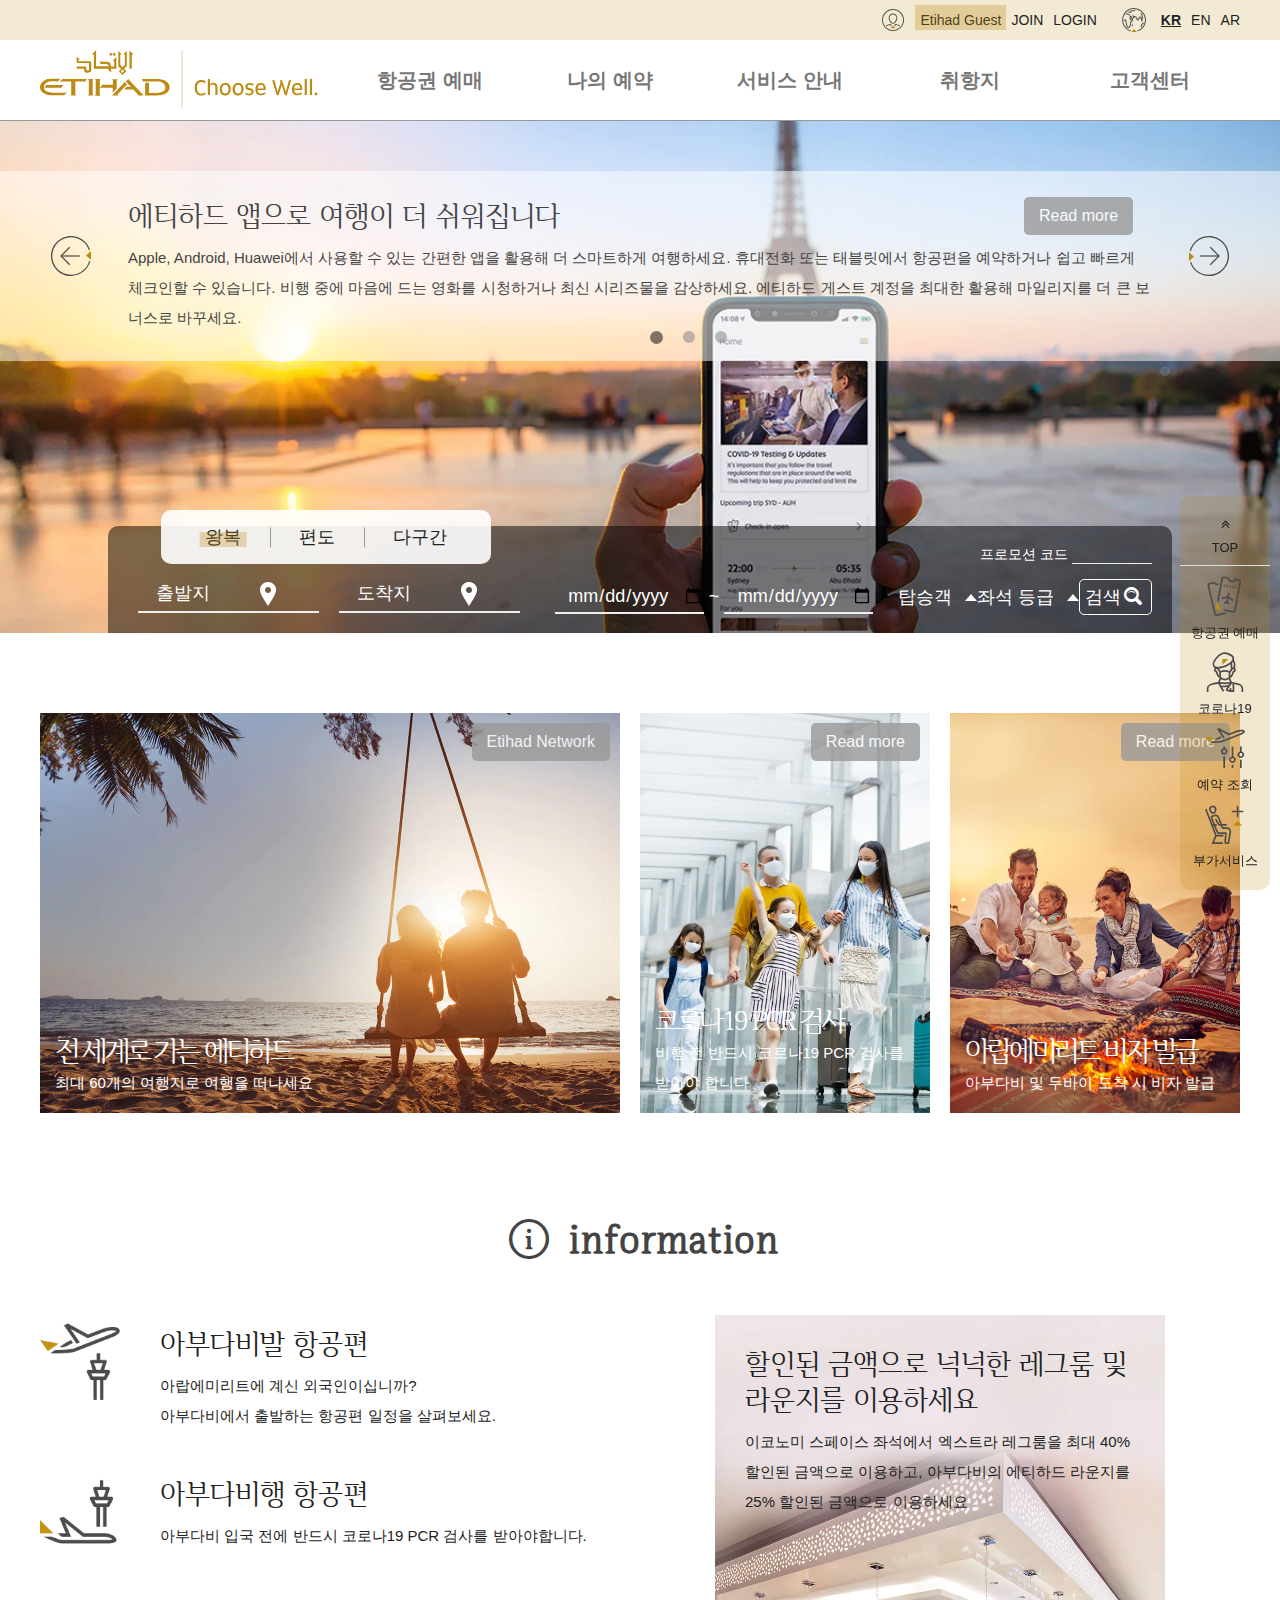
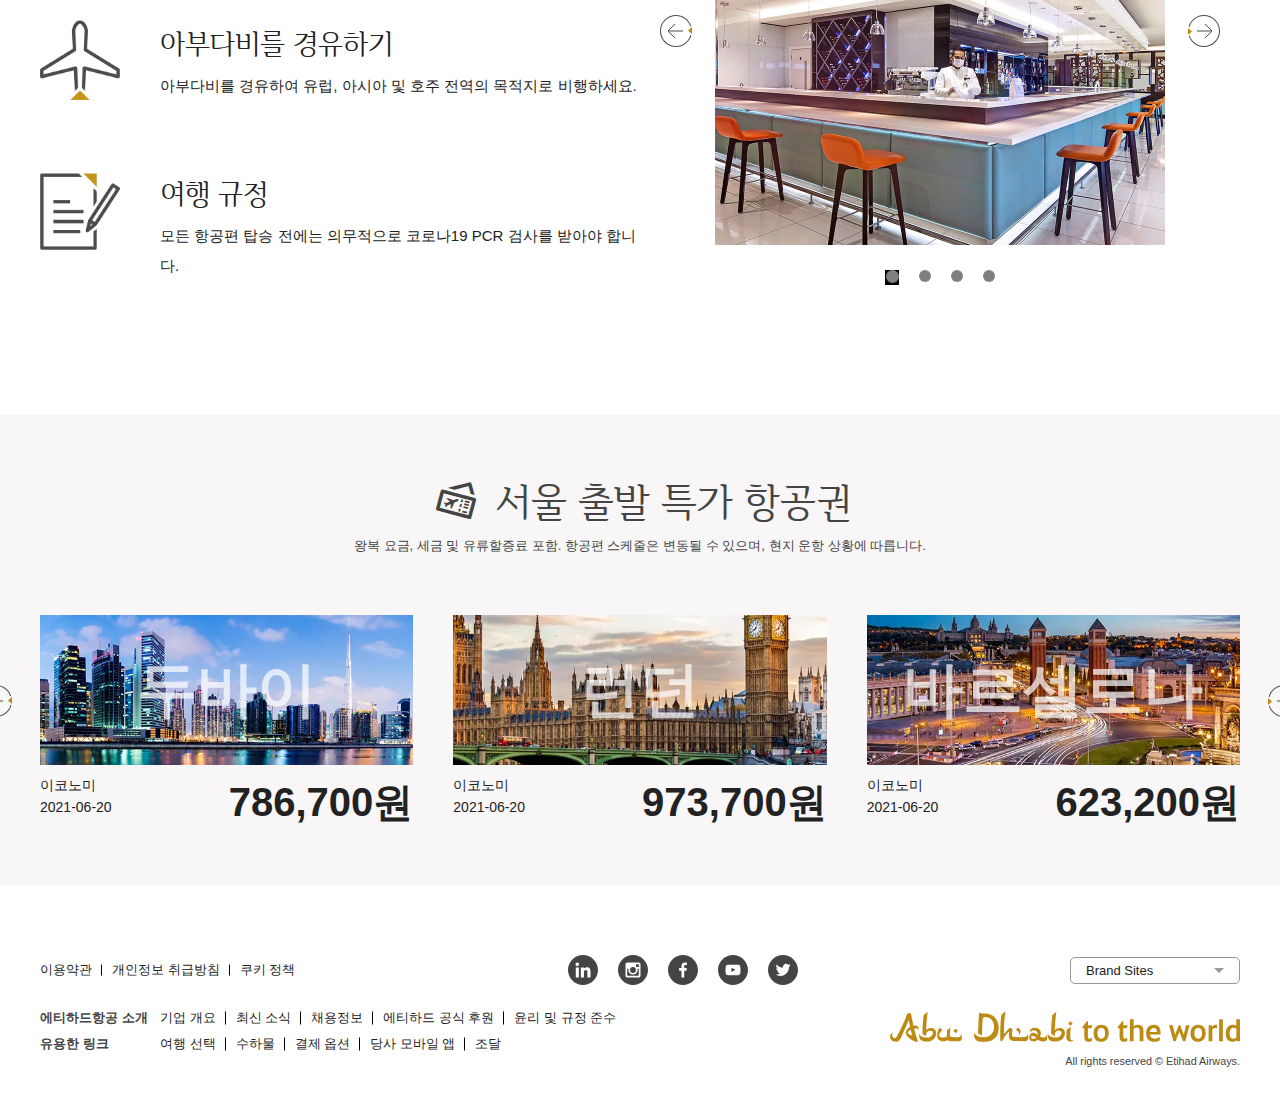
<file: index.html>
<!DOCTYPE html>
<html lang="en">

<head>
    <meta charset="UTF-8">
    <meta name="viewport" content="width=device-width">
    <title>Etihad Airways</title>

    <!--font-->
    <link rel="preconnect" href="https://fonts.gstatic.com">
    <link href="https://fonts.googleapis.com/css2?family=Nanum+Gothic:wght@400;700;800&display=swap" rel="stylesheet">
    <link rel="stylesheet" href="css/ey.css">

    <!--style-->
    <link rel="stylesheet" href="css/common.css">
    <link rel="stylesheet" href="css/style.css">


    <!--favicon-->
    <link rel="icon" href="images/favicon.png">
    
</head>

<body>

    <!--1 header-->
    <header>
        <!--    1-1 header Top   -->
        <div class="headTop">
            <div class="center">
                <h1 class="mlogo"><a href="#"><img src="images/logo.svg" alt="에티하드 로고"></a></h1>
                <ul class="topMenu">
                    <li>
                        <img src="images/ico/Account.svg" alt="member">
                        <ul class="member">
                            <li><a href="#" target="_blank">Etihad Guest</a></li>
                            <li><a href="#">JOIN</a></li>
                            <li><a href="#">LOGIN</a></li>
                        </ul>
                    </li>
                    <li>
                        <img src="images/ico/globe-icon.svg" alt="global language">
                        <ul class="global">
                            <li><a href="#">KR</a></li>
                            <li><a href="#">EN</a></li>
                            <li><a href="#">AR</a></li>
                        </ul>
                    </li>
                    <li class="hamBtn"><a href="#">
                            <img src="images/ico/hamburger.svg" alt="mobile menu"></a>
                    </li>
                </ul>
            </div>
        </div>
        <!--    1-2 header bottom    -->
        <div class="headBottom">
            <div class="center clearFix">
                <h1 class="logo"><a href="#"><img src="images/logo_header.svg" alt="에티하드 로고"></a></h1>

                <nav>
                    <h2 class="blind">메인 메뉴</h2>
                    <ul id="nav">
                       <div class="navBg"></div>
                        <li>
                            <p class="closeBtn"><a href="#nav"><img src="images/ico/close.png" alt="닫기"></a></p>
                        </li>
                        <li>
                            <a href="#">항공권 예매</a>
                            <div class="subWrap menu1">
                                <ul class="sub">
                                    <li>
                                        <div class="navIcon"><img src="images/guide_book.png" alt="비행기 아이콘"></div>
                                        <a href="#">항공권</a>
                                        <ul>
                                            <li><a href="#">항공편 예약</a></li>
                                            <li><a href="#">단체 예약</a></li>
                                            <li><a href="#">에티하드 게스트 마일리지</a></li>
                                            <li><a href="#">Rail &amp; Fly 예약하기</a></li>
                                            <li><a href="#">성인 미동반 미성년자</a></li>
                                            <li><a href="#">특별 행사가격</a></li>
                                            <li><a href="#">아랍에미리트 비자</a></li>
                                        </ul>

                                    </li>
                                    <li>
                                        <div class="navIcon"><img src="images/menu/car-rental.svg" alt="교통편 아이콘"></div>
                                        <a href="#">교통편</a>
                                        <ul>
                                            <li><a href="#">공항 왕복</a></li>
                                            <li><a href="#">에티하드 기사 서비스 예약</a></li>
                                            <li><a href="#">에티하드 셔틀 버스 예약</a></li>
                                        </ul>

                                    </li>
                                </ul>
                            </div>

                        </li>
                        <li>
                            <a href="#">나의 예약</a>
                            <div class="subWrap menu2">
                                <ul class="sub">
                                    <li>
                                        <div class="navIcon"><img src="images/menu/manage-your-booking.svg" alt="체크인 아이콘"></div>
                                        <a href="#">체크인</a>
                                        <ul>
                                            <li><a href="#">온라인 체크인</a></li>
                                        </ul>

                                    </li>
                                    <li>
                                        <div class="navIcon"><img src="images/menu/check-in-area.svg" alt="체크인 아이콘"></div>
                                        <a href="#">예약 관리</a>
                                        <ul>
                                            <li><a href="#">온라인에서 예약 변경하기</a></li>
                                            <li><a href="#">항공편 상태</a></li>
                                            <li><a href="#">특별지원</a></li>
                                            <li><a href="#">좌석 선택</a></li>
                                        </ul>
                                    </li>
                                    <li>
                                        <div class="navIcon"><img src="images/menu/ancillary-seat.svg" alt="업그레이드 아이콘"></div>
                                        <a href="#">업그레이드 및 추가 상품</a>
                                        <ul>
                                            <li><a href="#">항공편</a></li>
                                            <li><a href="#">면세품 쇼핑</a></li>
                                            <li><a href="#">추가 수하물</a></li>
                                            <li><a href="#">좌석 선택하기</a></li>
                                            <li><a href="#">특별 지원</a></li>
                                            <li><a href="#">글로벌 환영 및 어시스트</a></li>
                                            <li><a href="#">여행자 보험</a></li>
                                            <li><a href="#">공항 왕복</a></li>
                                            <li><a href="#">우선 액세스</a></li>
                                        </ul>
                                    </li>
                                </ul>
                            </div>
                        </li>
                        <li>
                            <a href="#">서비스 안내</a>
                            <div class="subWrap menu3">
                                <ul class="sub">
                                    <li>
                                        <div class="navIcon"><img src="images/menu/onboard.svg" alt="온보드 아이콘"></div>
                                        <a href="#">기내 서비스</a>
                                        <ul>
                                            <li><a href="#">에티하드 객실 등급</a></li>
                                            <li><a href="#">기내식</a></li>
                                            <li><a href="#">어린이와 함께 비행</a></li>
                                            <li><a href="#">엔터테인먼트 및 Wi-Fi</a></li>
                                            <li><a href="#">에티하드 항공기</a></li>
                                            <li><a href="#">좌석 선택</a></li>
                                        </ul>
                                    </li>
                                    <li>
                                        <div class="navIcon"><img src="images/menu/lounge.svg" alt="라운지 아이콘"></div>
                                        <a href="#">탑승 전 확인사항</a>
                                        <ul>
                                            <li><a href="#">아랍에미리트 비자</a></li>
                                            <li><a href="#">공항 정보</a></li>
                                            <li><a href="#">수하물 허용량</a></li>
                                            <li><a href="#">라운지</a></li>
                                            <li><a href="#">우대 프로그램</a></li>
                                            <li><a href="#">특별 지원</a></li>
                                            <li><a href="#">여행자 보험</a></li>
                                            <li><a href="#">에티하드 웰니스</a></li>
                                        </ul>
                                    </li>
                                    <li>
                                        <div class="navIcon"><img src="images/menu/cov-crew-mask.svg" alt="코로나 아이콘"></div>
                                        <a href="#">코로나19 여행정보</a>
                                        <ul>
                                            <li><a href="#">여행 규정</a></li>
                                            <li><a href="#">항공편 변경</a></li>
                                            <li><a href="#">에티하드 네트워크</a></li>
                                            <li><a href="#">에티하드 웰니스</a></li>
                                            <li><a href="#">코로나19 웰니스 보장</a></li>
                                            <li><a href="#">아부다비 출발/도착 항공편</a></li>
                                            <li><a href="#">코로나19 자가 진단</a></li>
                                            <li><a href="#">유연한 여행</a></li>
                                        </ul>
                                    </li>
                                </ul>
                            </div>
                        </li>
                        <li>
                            <a href="#">취항지</a>
                            <div class="subWrap menu4">
                                <ul class="sub">
                                    <li>
                                        <div class="navIcon"><img src="images/menu/abu-dhabi.svg" alt="아부다비 아이콘"></div>
                                        <a href="#">아부다비</a>
                                        <ul>
                                            <li><a href="#">아부다비 둘러보기</a></li>
                                            <li><a href="#">아부다비 스톱오버</a></li>
                                            <li><a href="#">아부다비 할인</a></li>
                                            <li><a href="#">포뮬라 1™</a></li>
                                        </ul>
                                    </li>
                                    <li>
                                        <div class="navIcon"><img src="images/menu/ticket-reservation.svg" alt="티켓 아이콘"></div>
                                        <a href="#">항공편</a>
                                        <ul>
                                            <li><a href="#">아부다비 항공편</a></li>
                                            <li><a href="#">항공편 특가</a></li>
                                        </ul>
                                    </li>
                                </ul>
                            </div>
                        </li>
                        <li>
                            <a href="#">고객센터</a>
                            <div class="subWrap menu5">
                                <ul class="sub">
                                    <li>
                                        <div class="navIcon"><img src="images/menu/contact-us.svg" alt="고객센터 아이콘"></div>
                                        <a href="#">일반 문의</a>
                                        <ul>
                                            <li><a href="#">COVID-19 관련 여행 업데이트</a></li>
                                            <li><a href="#">피드백</a></li>
                                            <li><a href="#">모바일 앱</a></li>
                                            <li><a href="#">CONTACT US</a></li>
                                        </ul>
                                    </li>
                                    <li>
                                        <div class="navIcon"><img src="images/menu/checked-baggage.svg" alt="수하물 아이콘"></div>
                                        <a href="#">수하물 관련</a>
                                        <ul>
                                            <li><a href="#">지연 또는 손상 수하물</a></li>
                                            <li><a href="#">수하물 안내</a></li>
                                            <li><a href="#">분실물 센터</a></li>
                                        </ul>
                                    </li>
                                    <li>
                                        <div class="navIcon"><img src="images/menu/ticket-reservation.svg" alt="티켓 아이콘"></div>
                                        <a href="#">예약 관련</a>
                                        <ul>
                                            <li><a href="#">내 예약 변경</a></li>
                                            <li><a href="#">지불 방법</a></li>
                                            <li><a href="#">어린이와 함께 여행하기</a></li>
                                            <li><a href="#">특별 지원</a></li>
                                            <li><a href="#">트래블 뱅크</a></li>
                                        </ul>
                                    </li>
                                </ul>
                            </div>
                        </li>
                    </ul>
                </nav>
            </div>
        </div>
    </header>
    <hr>
    <!--container-->

    <section id="container">
        <h2 class="blind">본문</h2>

        <div class="visual">
            <section class="visualWrap">
                <h3 class="blind">메인화면</h3>
                <ul class="visualMain bannerJs clearFix">
                    <li class="banner1">
                        <div class="visualText">
                           <div class="visualTextInner">
                            <div class="textBox">
                                <h4 class="title">에티하드 앱으로 여행이 더 쉬워집니다</h4>
                                <p class="text">Apple, Android, Huawei에서 사용할 수 있는 간편한 앱을 활용해 더 스마트하게 여행하세요. 휴대전화 또는 태블릿에서 항공편을 예약하거나 쉽고 빠르게 체크인할 수 있습니다. 비행 중에 마음에 드는 영화를 시청하거나 최신 시리즈물을 감상하세요. 에티하드 게스트 계정을 최대한 활용해 마일리지를 더 큰 보너스로 바꾸세요.</p>
                            </div>
                            <p class="more"><a href="#">Read more</a></p>
                        </div></div>
                    </li>
                    <li class="banner2">
                        <div class="visualText">
                           <div class="visualTextInner">
                            <div class="textBox">
                                <h4 class="title">실제 현장에 있는 것처럼 Formula 1™을 경험하세요</h4>
                                <p class="text">기어를 변속할 시간입니다. 아부다비 그랑프리에 참가할 수 없다면, 에티하드에서 레이스를 제공해드립니다. 야스마리나 서킷(Yas Marina Circuit)의 아이코닉한 관람석을 360도 가상 투어로 만나보세요. 또한, 내년에 있는 Formula 1TM 에티하드항공 아부다비 그랑프리 티켓 10장 중 1장을 획득하실 수 있는 기회를 놓치지 마시기 바랍니다.</p>
                            </div>
                            <p class="more"><a href="#">Read more</a></p>
                            </div></div>
                    </li>
                    <li class="banner3">
                        <div class="visualText">
                           <div class="visualTextInner">
                            <div class="textBox">
                                <h4 class="title">어린이 및 유아와 함께 여행하기</h4>
                                <p class="text">어린이와 함께 여행할 때는 계획과 준비가 필요하고, 에티하드가 제공하는 도움의 손길도 필요합니다! 어린이 기내식부터 만화와 E-BOX 게임까지, 어린이 승객 돌보는 일을 도와드립니다.</p>
                            </div>
                            <p class="more"><a href="#">Read more</a></p>
                            </div></div>
                    </li>


                </ul>
                <div class="control">
                    <div class="arrow">
                       <a href="#" class="leftBtn">prev</a>
                        <a href="#" class="rightBtn">next</a>
                    </div>
                    <ul class="dSlide">
                        <li class="active"><a href="#">1</a></li>
                        <li><a href="#">2</a></li>
                        <li><a href="#">3</a></li>
                    </ul>
                </div>
            </section>
            <section class="flightWrap">
                <h3 class="blind">항공편 검색</h3>
                <ul class="tripway">
                    <li class="on"><a href="#">왕복</a></li>
                    <li><a href="#">편도</a></li>
                    <li><a href="#">다구간</a></li>
                </ul>
                <form name="flightForm"method="get" action="#">
                    <!--
                    <fieldset class="tripway">
                        <legend class="blind">여정 종류</legend>
                        <input type="radio" id="roundtrip" name="tripway">
                        <label for="roundtrip">왕복</label>
                        <input type="radio" id="oneway" name="tripway">
                        <label for="oneway">편도</label>
                        <input type="radio" id="multiple" name="tripway">
                        <label for="multiple">다구간</label>
                        
                    </fieldset>
-->
                    <p class="promo">
                        <label for="promocode">프로모션 코드 <input type="text" name="promocode" id="promocode"></label>
                    </p>
<!--                    <fieldset>-->
                        <div class="itinerary">
                            <legend class="blind">여정 선택</legend>
                            <div class="destination">
                                <div class="dept">
                                    <input type="text" id="departure" name="departure">
                                    <label for="departure">출발지</label>
                                </div>
                                <div class="arv">
                                    <input type="text" id="arrival" name="arrival">
                                    <label for="arrival">도착지</label>
                                </div>
                            </div>
                            <div class="date">
                                <input type="date" id="adate" name="adate">
                                <label for="adate" class="blind">출발일</label>
                                <span>~</span>
                                <input type="date" id="ddate" name="ddate">
                                <label for="ddate" class="blind">도착일</label>
                            </div>
                            <div class="pax">
                                <p>탑승객</p>
                                <div class="paxWrap">
                                    <ul class="paxSelect">
                                        <li>성인</li>
                                        <li>소아</li>
                                        <li>유아</li>
                                    </ul>
                                </div>
                            </div>
                            <div class="cabin">
                                <p>좌석 등급</p>
                               <div class="cabinWrap">
                                <ul class="cabinSelect">
                                    <li><a href="#">이코노미</a></li>
                                    <li><a href="#">비지니스</a></li>
                                    <li><a href="#">퍼스트</a></li>
                                    <li><a href="#">레지던스</a></li>
                                </ul>
                                </div>
                                <!--
                            <label for="class">좌석등급
                                <select name="class" id="class">
                                    <option value="이코노미">이코노미</option>
                                    <option value="비지니스">비지니스</option>
                                    <option value="퍼스트">퍼스트</option>
                                    <option value="레지던스">레지던스</option>
                                </select>
                            </label>
-->
                            </div>
                            <p class="search"><button>검색<i class="icon-search"></i></button></p>
                        </div>
<!--                    </fieldset>-->
                </form>
            </section>
        </div>
    </section>
    <section class="contents">
        <h3 class="blind">메인공지,가이드라인,참고사항</h3>
        <div class="center">
            <section class="referWrap">
                <h4 class="blind">메인공지배너</h4>
                <ul>
                    <li>
                        <div class="gbox"></div>
                        <div class="textBox">
                            <h5 class="title">전 세계로 가는 에티하드</h5>
                            <p class="text">최대 60개의 여행지로 여행을 떠나세요</p>
                        </div>
                        <p class="more"><a href="#">Etihad Network</a></p>
                    </li>
                    <li>
                        <div class="gbox"></div>
                        <div class="textBox">
                            <h5 class="title">코로나19 PCR 검사</h5>
                            <p class="text">비행 전 반드시 코로나19 PCR 검사를 받아야 합니다</p>
                        </div>
                        <p class="more"><a href="#">Read more</a></p>
                    </li>
                    <li>
                        <div class="gbox"></div>
                        <div class="textBox">
                            <h5 class="title">아랍에미리트 비자 발급</h5>
                            <p class="text">아부다비 및 두바이 도착 시 비자 발급</p>
                        </div>
                        <p class="more"><a href="#">Read more</a></p>
                    </li>
                </ul>
            </section>
            <section class="iconCard">
                <h4 class="title mtitle"><i class="icon-info"></i> information</h4>
                <div class="ic">
                    <section class="iconWrap">
                        <h5 class="blind">가이드라인</h5>
                        <ul>
                            <li><a href="#">
                                    <img src="images/guide_departure.png" alt="아부다비발 항공편">
                                    <div class="textBox">
                                        <h6 class="title">아부다비발 항공편</h6>
                                        <p class="text">아랍에미리트에 계신 외국인이십니까? <br>아부다비에서 출발하는 항공편 일정을 살펴보세요.</p>
                                    </div>
                                </a>
                            </li>
                            <li><a href="#">
                                    <img src="images/guide_arrival.png" alt="아부다비행 항공편">
                                    <div class="textBox">
                                        <h6 class="title">아부다비행 항공편</h6>
                                        <p class="text">아부다비 입국 전에 반드시 코로나19 PCR 검사를 받아야합니다.</p>
                                    </div>
                                </a>
                            </li>
                            <li><a href="#">
                                    <img src="images/guide_book.png" alt="아부다비를 경유하기">
                                    <div class="textBox">
                                        <h6 class="title">아부다비를 경유하기</h6>
                                        <p class="text">아부다비를 경유하여 유럽, 아시아 및 호주 전역의 목적지로 비행하세요.</p>
                                    </div>
                                </a>
                            </li>
                            <li><a href="#">
                                    <img src="images/guide_enquiry.png" alt="여행 규정">
                                    <div class="textBox">
                                        <h6 class="title">여행 규정</h6>
                                        <p class="text">모든 항공편 탑승 전에는 의무적으로 코로나19 PCR 검사를 받아야 합니다.</p>
                                    </div>
                                </a>
                            </li>

                        </ul>
                    </section>
                    <section class="cardWrap">
                        <h5 class="blind">카드배너</h5>
                        <div class="cardBanner">
                            <ul class="bannerJs clearFix">
                                <li class="banner1"><a href="#">
                                        <h6 class="title">할인된 금액으로 넉넉한 레그룸 및 라운지를 이용하세요</h6>
                                        <p class="text">이코노미 스페이스 좌석에서 엑스트라 레그룸을 최대 40% 할인된 금액으로 이용하고, 아부다비의 에티하드 라운지를 25% 할인된 금액으로 이용하세요</p>
                                    </a>
                                </li>
                                <li class="banner2"><a href="#">
                                        <h6 class="title">미래를 위한 유연한 여행 방식</h6>
                                        <p class="text">필요한 경우 여행 계획을 자유롭게 변경할 수 있도록 지금 예약하세요.</p>
                                    </a></li>
                                <li class="banner3"><a href="#">
                                        <h6 class="title">여행 관리하기</h6>
                                        <p class="text">나중에 갈 여행을 미리 예약하고 최대 $400의 보너스 크레딧과 에티하드 게스트 마일리지 5,000 마일을 받으세요.</p>
                                    </a></li>
                                <li class="banner4"><a href="#">
                                        <h6 class="title">에티하드는 승객의 웰니스를 가장 중요하게 생각합니다</h6>
                                        <p class="text">모든 항공권에 대해 코로나19 글로벌 보험 보장이 적용됩니다.</p>
                                    </a></li>
                            </ul>
                        </div>
                        <div>
                            <div class="arrow">
                               <a href="#" class="leftBtn">prev</a>
                                <a href="#" class="rightBtn">next</a>
                            </div>
                            <ul class="dSlide">
                                <li class="active"><a href="#">1</a></li>
                                <li><a href="#">2</a></li>
                                <li><a href="#">3</a></li>
                                <li><a href="#">4</a></li>
                            </ul>
                        </div>
                    </section>
                </div>
            </section>
        </div>
    </section>
    <section class="priceWrap">
        <div class="center">
            <h3 class="title"><i class="icon-flight"></i> 서울 출발 특가 항공권</h3>
            <p>왕복 요금, 세금 및 유류할증료 포함. 항공편 스케줄은 변동될 수 있으며, 현지 운항 상황에 따릅니다.</p>
            <div class="dPrice">
                <ul>
                    <li><a href="#">
                            <h4 class="city">두바이</h4>
                            <p class="class">이코노미</p>
                            <p class="price">786,700원</p>
                            <p class="period">2021-06-20</p>
                        </a></li>
                    <li><a href="#">
                            <h4 class="city">런던</h4>
                            <p class="class">이코노미</p>
                            <p class="price">973,700원</p>
                            <p class="period">2021-06-20</p>
                        </a></li>
                    <li><a href="#">
                            <h4 class="city">바르셀로나</h4>
                            <p class="class">이코노미</p>
                            <p class="price">623,200원</p>
                            <p class="period">2021-06-20</p>
                        </a></li>
                    <li><a href="#">
                            <h4 class="city">취리히</h4>
                            <p class="class">이코노미</p>
                            <p class="price">656,100원</p>
                            <p class="period">2021-06-20</p>
                        </a></li>
                    <li><a href="#">
                            <h4 class="city">카이로</h4>
                            <p class="class">비지니스</p>
                            <p class="price">4,582,400원</p>
                            <p class="period">2021-06-20</p>
                        </a></li>
                    <li><a href="#">
                            <h4 class="city">마드리드</h4>
                            <p class="class">비지니스</p>
                            <p class="price">2,733,400원</p>
                            <p class="period">2021-06-20</p>
                        </a></li>
                </ul>
            </div>
            <div class="arrow">
                <a href="#">prev</a>
                <a href="#">next</a>
            </div>
        </div>
    </section>

    <hr>
    <!--footer-->
    <footer>
        <section class="center">
            <h2 class="blind">푸터</h2>
            <div class="footTop">
                <div class="policy">
                    <ul>
                        <li><a href="#">이용약관</a></li>
                        <li><a href="#">개인정보 취급방침</a></li>
                        <li><a href="#">쿠키 정책</a></li>
                    </ul>
                </div>
                <div class="snsWrap clearFix">
                    <ul>
                        <li><a href="#"><img src="images/ico/social-linkedin-icon.svg" alt="링크드인"></a></li>
                        <li><a href="#"><img src="images/ico/social-Instagram-icon.svg" alt="인스타그램"></a></li>
                        <li><a href="#"><img src="images/ico/social-facebook-icon.svg" alt="페이스북"></a></li>
                        <li><a href="#"><img src="images/ico/social-youtube-icon.svg" alt="유튜브"></a></li>
                        <li><a href="#"><img src="images/ico/social-twitter-icon.svg" alt="트위터"></a></li>
                    </ul>
                </div>
                <div class="familysite">
                    <a href="#">Brand Sites</a>
                    <ul class="family">
                        <li><a href="#">에티하드항공 그룹</a></li>
                        <li><a href="#">에티하드 게스트</a></li>
                        <li><a href="#">에티하드 카고</a></li>
                        <li><a href="#">에티하드 엔지니어링</a></li>
                        <li><a href="#">에티하드 항공교육</a></li>
                        <li><a href="#">에티하드 비즈니스 커넥트</a></li>
                    </ul>
                    <!--
                    <select name="familysite" id="familysite">
                        <option value="에티하드항공 그룹">에티하드항공 그룹</option>
                        <option value="에티하드 게스트">에티하드 게스트</option>
                        <option value="에티하드 카고">에티하드 카고</option>
                        <option value="에티하드 엔지니어링">에티하드 엔지니어링</option>
                        <option value="에티하드 항공교육">에티하드 항공교육</option>
                        <option value="에티하드 비즈니스 커넥트">에티하드 비즈니스 커넥트 </option>
                    </select>
-->
                </div>

            </div>
            <div class="footBottom">
                <div class="footMenu">
                    <ul>
                        <li>
                            <p>에티하드항공 소개</p>
                            <ul>
                                <li><a href="#">기업 개요</a></li>
                                <li><a href="#">최신 소식</a></li>
                                <li><a href="#">채용정보</a></li>
                                <li><a href="#">에티하드 공식 후원</a></li>
                                <li><a href="#">윤리 및 규정 준수</a></li>
                            </ul>
                        </li>
                        <li>
                            <p>유용한 링크</p>
                            <ul>
                                <li><a href="#">여행 선택</a></li>
                                <li><a href="#">수하물</a></li>
                                <li><a href="#">결제 옵션</a></li>
                                <li><a href="#">당사 모바일 앱</a></li>
                                <li><a href="#">조달</a></li>
                            </ul>
                        </li>
                    </ul>
                </div>
                <div class="footLogo">
                    <p><img src="images/logo_footer.svg" alt="푸터 로고"></p>
                    <p><small> All rights reserved &copy; Etihad Airways.</small></p>
                </div>
            </div>
        </section>
    </footer>
    <aside class="quickWrap">
        <ul>
            <li><a href="#"><i class="icon-top"></i><span>TOP</span></a></li>
            <li><a href="#"><img src="images/menu/ticket-reservation.svg" alt="항공권 예매"><span>항공권 예매</span></a></li>
            <li><a href="#"><img src="images/menu/cov-crew-mask.svg" alt="코로나19<br>관련 공지"><span>코로나19</span></a></li>
            <li><a href="#"><img src="images/menu/manage-your-booking.svg" alt="예약 조회"><span>예약 조회</span></a></li>
            <li><a href="#"><img src="images/menu/ancillary-seat.svg" alt="부가서비스"><span>부가서비스</span></a></li>
        </ul>
    </aside>

</body></html>
</file>
<file: css/ey.css>
@font-face {
  font-family: 'ey';
  src: url('../font/ey.eot?3715786');
  src: url('../font/ey.eot?3715786#iefix') format('embedded-opentype'),
       url('../font/ey.woff2?3715786') format('woff2'),
       url('../font/ey.woff?3715786') format('woff'),
       url('../font/ey.ttf?3715786') format('truetype'),
       url('../font/ey.svg?3715786#ey') format('svg');
  font-weight: normal;
  font-style: normal;
}
/* Chrome hack: SVG is rendered more smooth in Windozze. 100% magic, uncomment if you need it. */
/* Note, that will break hinting! In other OS-es font will be not as sharp as it could be */
/*
@media screen and (-webkit-min-device-pixel-ratio:0) {
  @font-face {
    font-family: 'ey';
    src: url('../font/ey.svg?3715786#ey') format('svg');
  }
}
*/
 
 [class^="icon-"]:before, [class*=" icon-"]:before {
  font-family: "ey";
  font-style: normal;
  font-weight: normal;
  speak: never;
 
  display: inline-block;
  text-decoration: inherit;
  width: 1em;
  margin-right: .2em;
  text-align: center;
  /* opacity: .8; */
 
  /* For safety - reset parent styles, that can break glyph codes*/
  font-variant: normal;
  text-transform: none;
 
  /* fix buttons height, for twitter bootstrap */
  line-height: 1em;
 
  /* Animation center compensation - margins should be symmetric */
  /* remove if not needed */
  margin-left: .2em;
 
  /* you can be more comfortable with increased icons size */
  /* font-size: 120%; */
 
  /* Font smoothing. That was taken from TWBS */
  -webkit-font-smoothing: antialiased;
  -moz-osx-font-smoothing: grayscale;
 
  /* Uncomment for 3D effect */
  /* text-shadow: 1px 1px 1px rgba(127, 127, 127, 0.3); */
}
 
.icon-flight:before { content: '\e800'; } /* '' */
.icon-info:before { content: '\e801'; } /* '' */
.icon-search:before { content: '\e802'; } /* '' */
.icon-top:before { content: '\f102'; } /* '' */
</file>
<file: css/style.css>
@font-face {
    font-family: "ibatang";
    src: url(../font/IropkeBatangM.woff) format('woff')
}


/*basic setting*/

body,
button {
    font-family: 'NanumSquare', sans-serif;
    font-size: 14px;
}

.center {
    width: 1200px;
    margin: 0 auto;
    position: relative;
}

.title {
    font-family: "ibatang", sans-serif;
    font-size: 28px;
    font-weight: 200;
    margin-bottom: 10px;
}

.text {
    line-height: 2em;
    font-size: 15px;
}

.more {
    position: absolute;
    background: #999;
    border-radius: 5px;
    opacity: 0.8;
}

.more:hover {
    background: #BD8B13;
}

.more > a {
    display: block;
    color: white;
    font-size: 16px;
    padding: 10px 15px;
}

.dSlide > li {
    float: left;
    margin: 0 10px;
}

.dSlide > li > a {
    display: inline-block;
    width: 12px;
    height: 12px;
    background: grey;
    border-radius: 50%;
    text-indent: -9999px;
}

.dSlide .active >a{
    background: black;
    padding: 0.5px;
}

.arrow > a {
    display: block;
    width: 32px;
    height: 32px;
    text-indent: -9999px;
}

.arrow > a:first-child {
    background-image: url(../images/ico/prev.svg);
}

.arrow > a:last-child {
    background-image: url(../images/ico/next.svg);
}

header,
#container,
footer,
.visualWrap,
.priceWrap {
    min-width: 1200px;
}

/*for mobile*/
.mlogo,
.hamBtn,
.closeBtn {
    display: none;
}

/*header*/

/*headtop*/

.headTop {
    background-color: rgba(189, 139, 19, 0.18);
    height: 40px;
}

.topMenu {
    float: right;
}

.topMenu * {
    float: left;
    margin-left: 5px;
    line-height: 40px;
}

.topMenu img {
    margin: 8px 0 0 20px;
}

.global > li:first-child > a {
    font-weight: bold;
    text-decoration: underline;
}

.member > li {
    position: relative;
}

.member > li:first-child::after {
    content: "";
    position: absolute;
    background: rgba(189, 139, 19, 0.3);
    width: 100%;
    height: 25px;
    padding-right: 5px;
    left: 0;
    bottom: 10px;
}

/*headbottom*/

.headBottom {
    border-bottom: 1px solid #999;
    position: relative;
}

.logo {
    position: absolute;
    top: 10px;
}

#nav {
    float: right;
    width: 75%;
}

#nav > li {
    float: left;
    width: 20%;
}

#nav > li > a {
    display: block;
    color: #777;
    font-size: 20px;
    font-weight: bold;
    line-height: 4;
    text-align: center;
    position: relative;
}

#nav .subWrap {
    display: none;
    background-color: white;
    width: 100%;
    position: absolute;
    top: 81px;
    left: 0;
    z-index: 100;
}

#nav .sub {
    display: flex;
    justify-content: center;
}

#nav .sub > li {
    padding: 40px 40px 30px 100px;
    position: relative;
    border-right: 1px solid #999;
}

#nav .sub > li:last-child {
    border-right: none;
}

#nav .navIcon img {
    width: 50px;
    position: absolute;
    left: 30px;
    top: 25px;
}

#nav .sub > li > a {
    display: block;
    font-weight: bold;
    font-size: 15px;
    margin-bottom: 10px;
}

#nav .sub ul > li {
    padding: 5px 0;
}

#nav > li:hover .subWrap {
    display: block;
}

#nav > li:hover > a:after {
    content: "";
    display: block;
    width: 12px;
    height: 12px;
    background: #BD8B13;
    border-radius: 50%;
    position: absolute;
    bottom: -6px;
    left: 50%;
    margin-left: -6px;
    z-index: 200;
}

/*#container*/

/*visualWrap*/
.visual {
    position: relative;
}

.visualWrap {
    width: 100%;
    height: 40vw;
    position: relative;
    overflow: hidden;
    margin-bottom: 80px;
}

.visualMain {
    width: 400%;
    height: 100%;
}

.visualMain > li {
    float: left;
    width: 25%;
    height: 100%;
    background-size: 100%;
    background-repeat: no-repeat;
    background-position: center center;
}

.visualMain > .banner1 {
    background-image: url(../images/bnr_mobileapp.png);
}

.visualMain > .banner2 {
    background-image: url(../images/bnr_children.jpg);
}

.visualMain > .banner3 {
    background-image: url(../images/bnr_f1.jpg);
}

.visualText {
    position: absolute;
    width: 100%;
    height: 190px;
    top: 50px;
    background-color: rgba(255, 255, 255, 0.5);
    padding: 2% 0;
    box-sizing: border-box;
}

.visualTextInner {
    position: relative;
}

.visualMain .textBox {
    width: 80%;
    margin: auto;
}

.visualMain .more {
    left: 80%;
    top: 0;
}

.visualWrap .arrow > a {
    position: absolute;
    top: 115px;
    width: 40px;
    height: 40px;
    background-size: cover;
}

.visualWrap .arrow > a:first-child {
    left: 4%;
}

.visualWrap .arrow > a:last-child {
    right: 4%;
}

.visualWrap .dSlide {
    position: absolute;
    top: 210px;
    left: 50%;
    opacity: 0.5;
}


/*flight wrap*/

.on > a {
    position: relative;
}

.on > a::after {
    position: absolute;
    content: "";
    width: 130%;
    height: 15px;
    left: 50%;
    bottom: 0;
    transform: translateX(-50%);
    background-color: rgb(189, 139, 19, 0.3);
}

.flightWrap {
    position: absolute;
    width: 80%;
    height: 13%;
    bottom: 0;
    background: rgba(0, 0, 0, 0.5);
    border-radius: 10px 10px 0 0;
    padding: 20px;
    color: white;
    left: 50%;
    transform: translateX(-50%);
}

.flightWrap .tripway {
    font-size: 18px;
    display: flex;
    justify-content: space-around;
    border-radius: 10px;
    width: 300px;
    padding: 15px;
    position: absolute;
    background-color: rgba(255, 255, 255, 0.9);
    top: -15%;
    left: 5%;
}

.tripway li {
    position: relative;
}

.tripway li::after {
    content: "";
    position: absolute;
    width: 1px;
    height: 80%;
    background-color: #999;
    top: 50%;
    right: -30px;
    transform: translateY(-50%);
}

.tripway li:last-child::after {
    display: none;
}


.flightWrap input {
    background: transparent;
    border: none;
    border-bottom: 2px solid #eee;
    line-height: 30px;
}

.flightWrap .promo {
    float: right;
}

.promo input {
    border-bottom: 1px solid #eee;
    width: 80px;
    line-height: 1;
}

.itinerary {
    display: flex;
    width: 100%;
    justify-content: space-between;
    align-items: center;
    flex-wrap: wrap;
    font-size: 18px;
    padding-top: 15px;
}

/*
.flightWrap .itinerary #class {
    width: 120px;
    height: 30px;
    background: transparent;
    border-bottom: 2px solid white;
    font-size: 15px;
    color: white;
}
*/

.destination {
    display: flex;
    flex-wrap: wrap;
}

.dept,
.arv {
    position: relative;
    margin: 0 10px;
}

.dept label,
.arv label {
    position: absolute;
    left: 10%;
}

.dept label::after,
.arv label::after {
    content: "";
    width: 25px;
    height: 25px;
    background: url(../images/ico/destination.png) no-repeat center;
    position: absolute;
    right: -130%;
}

.date input {
    color: white;
    font-size: 18px;
    text-align: center;
}

.pax,
.cabin {
    position: relative;
}

.cabin::after,
.pax::after {
    content: "";
    border-top: 7px solid transparent;
    border-right: 6px solid transparent;
    border-left: 6px solid transparent;
    border-bottom: 7px solid white;
    position: absolute;
    top: 2px;
    right: -25px;
}

.pax:hover .paxWrap,
.cabin:hover .cabinWrap {
    display: block;
}

.paxWrap,
.cabinWrap {
    display: none;
    position: absolute;
    background-color: white;
    border-radius: 10px;
    padding: 15px;
    bottom: 35px;
}

.paxWrap {
    width: 200px;
}

.cabinWrap {
    width: 100px;
}

.cabinSelect,
.paxSelect {
    text-align: center;
    line-height: 2;
    font-size: 18px;
    color: black;
}

.flightWrap .search > button {
    display: inline-block;
    font-size: 18px;
    color: white;
    border: 1px solid;
    border-radius: 5px;
    background: none;
    padding: 5px;
    box-sizing: border-box;
}

.flightWrap .search > button:hover {
    color: #BD8B13;
}


/*contents*/

/*refer wrap*/
.referWrap {
    margin-bottom: 100px;
}

.referWrap > ul {
    display: flex;
    justify-content: space-between;
    margin-right: -20px;
}

.referWrap li {
    min-height: 400px;
    background-size: cover;
    background-position: center;
    margin-right: 20px;
    position: relative;
}

.referWrap li:first-child {
    width: 50%;
    background-image: url(../images/bnr_ref_sunset.png);
}

.referWrap li:nth-child(2) {
    width: 25%;
    background-image: url(../images/bnr_ref_airport.png);
}

.referWrap li:last-child {
    width: 25%;
    background-image: url(../images/bnr_ref_desert.png);
}

.referWrap .textBox {
    position: absolute;
    bottom: 0;
    color: white;
    padding: 15px;
}

.referWrap .title {
    letter-spacing: -0.1em;
    margin-bottom: 0;
}

.referWrap .more {
    top: 10px;
    right: 10px;
}

.referWrap .gbox {
    /*    position: absolute;*/
    width: 100%;
    height: 100%;
    opacity: 0;
    transition: 0.5s;
    /* Permalink - use to edit and share this gradient: https://colorzilla.com/gradient-editor/#000000+0,000000+100&0+0,0.65+100 */
    background: -moz-linear-gradient(top, rgba(0, 0, 0, 0) 0%, rgba(0, 0, 0, 0.65) 100%);
    /* FF3.6-15 */
    background: -webkit-linear-gradient(top, rgba(0, 0, 0, 0) 0%, rgba(0, 0, 0, 0.65) 100%);
    /* Chrome10-25,Safari5.1-6 */
    background: linear-gradient(to bottom, rgba(0, 0, 0, 0) 0%, rgba(0, 0, 0, 0.65) 100%);
    /* W3C, IE10+, FF16+, Chrome26+, Opera12+, Safari7+ */
    filter: progid:DXImageTransform.Microsoft.gradient(startColorstr='#00000000', endColorstr='#a6000000', GradientType=0);
    /* IE6-9 */
}

.referWrap li:hover .gbox {
    opacity: 1;
}

/*iconcard*/

.iconCard {
    margin-bottom: 100px;
}

.iconCard .mtitle {
    font-size: 40px;
    font-weight: bold;
    padding-bottom: 40px;
    text-align: center;
}

.ic {
    display: flex;
    justify-content: space-between;
    font-size: 90%;
}

.iconWrap {
    width: 50%;
}

.iconWrap li {
    width: 100%;
    height: 150px;
    position: relative;
}

.iconWrap li img {
    width: 80px;
    padding-top: 5px;
}

.iconWrap .textBox {
    position: absolute;
    top: -55px;
    left: 120px;
}

.cardWrap {
    width: 50%;
    position: relative;
}

.cardBanner {
    position: absolute;
    width: 450px;
    height: 530px;
    top: 0;
    left: 50%;
    transform: translateX(-50%);
    overflow: hidden;
}

.cardBanner > ul {
    width: 400%;
    height: 100%;
}

.cardBanner > ul > li {
    float: left;
    width: 25%;
    height: 100%;
}

.cardBanner a {
    display: block;
    width: 100%;
    height: 100%;
    background-size: cover;
    background-repeat: no-repeat;
    background-position: center center;
    padding: 30px;
    box-sizing: border-box;
}

.cardBanner > ul > li:first-child > a {
    background-image: url(../images/bnr_card_lounge.png);
}

.cardBanner > ul > li:nth-child(2) > a {
    background-image: url(../images/bnr_card_flexible.png);
}

.cardBanner > ul > li:nth-child(3) > a {
    background-image: url(../images/bnr_card_fleet.png);
}

.cardBanner > ul > li:nth-child(4) > a {
    background-image: url(../images/bnr_card_wellness.png);
}

.cardWrap .title {
    margin-top: 0;
}

.cardWrap .arrow > a:first-child {
    position: absolute;
    top: 50%;
    left: 20px;
}

.cardWrap .arrow > a:last-child {
    position: absolute;
    top: 50%;
    right: 20px;
}

.cardWrap .dSlide {
    position: absolute;
    bottom: 30px;
    left: 50%;
    transform: translateX(-50%)
}

.cardWrap .dSlide > li {
    float: left;
    margin: 0 10px;
}

.cardWrap .dSlide > li > a {
    display: inline-block;
    width: 12px;
    height: 12px;
    background: grey;
    border-radius: 50%;
    text-indent: -9999px;
}

.cardWrap .dSlide .active {
    background: black;
    padding: 0.5px;
}

/*priceWrap*/

.priceWrap {
    background: #f8f6f6;
    margin-bottom: 70px;
    padding: 60px 0 30px;
}

.priceWrap .title {
    font-size: 40px;
    text-align: center;
}

.priceWrap .title + p {
    text-align: center;
    font-size: 13px;
    padding-bottom: 30px;
}

.priceWrap .dPrice {
    margin: 30px -20px;
    overflow: hidden;
}

.priceWrap ul {
    display: flex;
    justify-content: space-between;
    width: 200%;
}

.priceWrap li {
    width: 16.666%;
    height: 210px;
    margin: 0 20px;
    position: relative;
}

.priceWrap li > a {
    display: block;
}

.priceWrap li:first-child .city {
    background-image: url(../images/city/DXB.png)
}

.priceWrap li:nth-child(2) .city {
    background-image: url(../images/city/LHR.png)
}

.priceWrap li:nth-child(3) .city {
    background-image: url(../images/city/BCN.png)
}

.priceWrap li:nth-child(4) .city {
    background-image: url(../images/city/ZRH.png)
}

.priceWrap li:nth-child(5) .city {
    background-image: url(../images/city/CAI.png)
}

.priceWrap li:nth-child(6) .city {
    background-image: url(../images/city/MAD.png)
}

.priceWrap .city {
    display: block;
    width: 100%;
    height: 150px;
    text-align: center;
    line-height: 150px;
    font-size: 60px;
    color: rgba(255, 255, 255, 0.7);
    background-size: cover;
    background-repeat: no-repeat;
    background-position: center;
}

.priceWrap .city:hover {
    color: white;
    transition: 0.3s;
}

.priceWrap .class,
.priceWrap .price,
.priceWrap .period {
    position: absolute;
    margin-top: 10px;
}

.priceWrap .class {
    bottom: 30px;
}

.priceWrap .price {
    right: 0;
    font-size: 40px;
    font-weight: bold;
}

.priceWrap .period {
    bottom: 10px;
}

.priceWrap .arrow > a {
    position: absolute;
    top: 60%;
}

.priceWrap .arrow > a:first-child {
    left: -5%;
}

.priceWrap .arrow > a:last-child {
    right: -5%;
}

/*footer*/
footer {
    font-size: 13px;
    margin-bottom: 50px;
}

/*footTop*/

.footTop {
    display: flex;
    justify-content: space-between;
    align-items: center;
}

.footTop .policy li {
    float: left;
    padding-right: 20px;
    position: relative;
}

.footTop .policy li::after {
    content: "";
    width: 1px;
    height: 60%;
    background-color: black;
    position: absolute;
    top: 50%;
    right: 10px;
    transform: translateY(-50%);
}

.footTop .policy li:last-child::after {
    display: none;
}

.footTop .snsWrap li {
    float: left;
    margin: 0 10px;
}

.footTop .familysite {
    width: 170px;
    border: 1px solid #999;
    border-radius: 5px;
    padding: 5px 15px;
    margin-left: 20px;
    box-sizing: border-box;
    position: relative;
}

.footTop .familysite > a::after {
    content: "";
    border-top: 5px solid #999;
    border-right: 5px solid transparent;
    border-left: 5px solid transparent;
    border-bottom: 5px solid transparent;
    position: absolute;
    top: 40%;
    right: 15px;
}

.footTop .familysite .family {
    display: none;
    position: absolute;
    width: 170px;
    border: 1px solid #999;
    border-radius: 5px;
    background: white;
    font-size: 13px;
    line-height: 2;
    padding: 10px 10px 10px 13px;
    box-sizing: border-box;
    top: 28px;
    left: 0;
}

/*footBottom*/
.footBottom {
    margin: 10px 0;
    padding: 10px 0;
    line-height: 2;
}

.footBottom .footMenu > ul > li {
    display: flex;
}

.footBottom .footMenu p {
    width: 120px;
    font-weight: 700;
}

.footBottom .footMenu li li {
    float: left;
    margin-right: 20px;
    position: relative;
}

.footBottom .footMenu li li::after {
    content: "";
    width: 1px;
    height: 50%;
    background-color: black;
    position: absolute;
    top: 50%;
    transform: translateY(-50%);
    right: -10px;
}

.footBottom .footMenu li li:last-child::after {
    display: none;
}

.footBottom .footLogo {
    position: absolute;
    right: 0;
    top: 50%;
    text-align: right;
}

.footBottom .footLogo img {
    width: 350px;
    margin-bottom: 5px;
}


/*quickWrap*/

.quickWrap {
    position: fixed;
    background-color: rgba(189, 139, 19, 0.2);
    width: 90px;
    right: 10px;
    bottom: 10px;
    text-align: center;
    border-radius: 10px;
    padding: 10px 0;
}

.quickWrap li {
    margin: 10px 0;
}

.quickWrap li:first-child::after {
    content: "";
    display: block;
    width: 100%;
    height: 1px;
    background-color: #ddd;
    margin-top: 10px;
}

.quickWrap img {
    width: 40px;
}

.quickWrap span {
    display: block;
    font-size: 13px;
    padding-top: 8px;

}


/*mobile*/
@media screen and (max-width:1200px) {

    /*    2 100%a 만들기*/
    .center {
        width: 90%;
    }

    header,
    #container,
    footer,
    .visualWrap,
    .priceWrap {
        min-width: 100%;
    }

    .flightWrap input {
        width: 10vw;
    }

    .priceWrap .arrow > a {
        top: 30px;
    }

    .priceWrap .arrow > a:first-child {
        left: 50px;
    }

    .priceWrap .arrow > a:last-child {
        right: 50px;
    }
}

@media screen and (max-width:1024px) {
    #nav {
        width: 60%;
    }

    #nav > li > a {
        font-size: 18px;
    }

    .flightWrap .tripway,
    .itinerary {
        font-size: 15px;
    }

    .cardBanner {
        width: 40vw;
    }

    .priceWrap ul {
        width: 300%;
    }

    .priceWrap li {
        width: 50%;
        margin: 0 2px;
    }

}

@media screen and (max-width:767px) {

    /*    1 제거하기*/
    .logo,
    .member,
    .global,
    .text,
    .navIcon,
    .visualWrap .arrow,
    .referWrap,
    .cardWrap .arrow,
    .cardWrap .dSlide,
    .priceWrap .title + p,
    .priceWrap .period,
    .policy,
    .familysite,
    .footMenu,
    #nav > li:hover > a:after {
        display: none;
    }

    .center {
        width: 100%;
    }

    #nav {
        float: none;
        position: absolute;
        right: 0;
    }


    /*    3 보이기*/
    .headTop {
        padding: 5px;
    }

    .title {
        font-size: 20px;
        font-weight: 500;
    }

    .mlogo {
        display: block;
        position: absolute;
        top: 12px;
        left: 20px;
    }

    .mlogo img {
        width: 120px;
    }

    .hamBtn {
        display: block;
        left: 0;
        margin-right: 10px;
    }

    .topMenu img {
        margin-left: 10px;
    }

    #nav {
        float: none;
        position: fixed;
        width: 60%;
        height: 100vh;
        background-color: white;
        border-top: 1px solid #999;
        z-index: 100;
        padding: 15px 30px;
        transition: 0.3s;
        overflow-y: scroll;
    }

    #nav:target {
        right: -100%;
    }

    #nav > li {
        float: none;
        width: auto;
    }

    #nav > li > a {
        font-size: 16px;
        text-align: left;
        line-height: 3;
    }

    #nav .subWrap {
        display: none;
        position: static;
    }

    #nav .sub {
        display: block;
    }

    #nav .sub > li {
        padding: 0;
        border: none;
        text-indent: 40px;
        line-height: 1.3;
    }

    #nav .sub > li > a {
        margin-top: 10px;
    }

    .closeBtn {
        display: block;
        text-align: right;
    }

    .visual {
        display: flex;
        flex-direction: column;
    }

    .flightWrap {
        position: static;
        width: auto;
        left: 0;
        transform: none;
        order: 1;
        margin: 15px;
        padding: 15px;
        box-sizing: border-box;
        border-radius: 0;
        border: 1px solid #f0f0f0;
        background: white;
        color: black;
        box-shadow: 0px 1px 3px rgba(0, 0, 0, 0.2);
    }

    .flightWrap .tripway {
        position: static;
        width: 200px;
        padding: 10px;
        font-size: 15px;
        border-radius: 5px;
        border: 1px solid #ccc;
    }

    .tripway li::after {
        display: none;
    }

    .flightWrap input {
        width: 100%;
        border-bottom: none;
    }

    .flightWrap .promo {
        margin-top: -5%;
        /*
        position:absolute;
        right:0;
        top:-25px;
*/
    }

    .promo input {
        border-bottom: 1px solid #999;
        width: 90px;
    }

    .itinerary {
        width: 100%;
        display: block;
        font-size: 18px;
        padding-top: 10px;
        line-height: 3;
    }

    .destination {
        width: 100%;
        line-height: 4;
        position: relative;
    }

    .dept,
    .arv {
        width: 50%;
        margin: 0;
    }

    .dept,
    .arv,
    .date,
    .pax,
    .cabin {
        background-color: #f0f0f0;
        margin-bottom: 5px;
    }

    .dept label,
    .arv label {
        font-size: 20px;
        left: 25%;
        top: 0;
    }

    .dept label::after,
    .arv label::after {
        display: none;
    }

    .dept::after {
        content: "";
        display: block;
        width: 20px;
        height: 20px;
        position: absolute;
        background-image: url(../images/ico/route-change.svg);
        background-size: cover;
        top: 40%;
        left: 90%;
        z-index: 10;
    }

    .date {
        text-align: center;
    }

    .date input {
        width: 40%;
        color: black;
        font-size: 13px;
    }

    .pax,
    .cabin p {
        font-size: 16px;
        text-align: center;
    }

    .cabin::after,
    .pax::after {
        display: none;
    }

    .pax:hover .paxWrap,
    .cabin:hover .cabinWrap {
        display: none;
    }

    .flightWrap .search > button {
        position: static;
        width: 100%;
        color: white;
        font-size: 18px;
        line-height: 2;
        border: none;
        border-radius: 3px;
        background-color: rgb(189, 139, 19, 0.5)
    }

    .visualWrap {
        height: 35vw;
        order: 2;
        margin-bottom: 20px;
    }

    .visualText {
        height: 110px;
        background-color: rgba(255, 255, 255, 0.6);
    }

    .visualMain .textBox {
        width: 90%;
        margin-top: 5%;
    }

    .visualMain .more {
        top: 55%;
        left: 70%;
    }

    .visualWrap .dSlide {
        top: 80%;
        opacity: 1;
        transform: translateX(-50%);
    }

    .iconCard {
        margin-bottom: 50px;
    }

    .ic {
        display: block;
    }

    .iconWrap {
        width: auto;
    }

    .iconWrap > ul {
        display: flex;
        justify-content: space-around;
        margin: 0 10px;
        box-sizing: border-box;
    }

    .iconWrap li {
        text-align: center;
        padding: 10px 10px;
        box-sizing: border-box;
    }

    .iconWrap li img {
        width: 60px;
    }

    .iconWrap .textBox {
        position: static;
        word-break: keep-all;
    }

    .iconWrap .title {
        font-size: 15px;
        margin-top: 10px;
    }

    .cardWrap {
        width: 100%;
    }

    .cardBanner {
        position: static;
        width: 90%;
        height: auto;
        transform: none;
        margin: 0 auto;
    }

    .cardbanner > ul {
        width: auto;
    }

    .cardBanner > ul > li {
        float: none;
        width: 25%;
        height: 30vw;
        margin-bottom: 10px;
        text-align: right;
    }

    .cardBanner .title {
        display: inline;
        background-color: rgba(255, 255, 255, 0.71);
        padding: 0 5px;
        word-break: keep-all;
    }

    .priceWrap {
        padding: 30px 0;
        margin-bottom: 30px;
    }

    .priceWrap li {
        height: auto;
    }

    .priceWrap .dPrice {
        margin: 30px 0 10px;
    }

    .priceWrap .title {
        font-size: 25px;
    }


    .priceWrap .city {
        height: 100px;
        line-height: 100px;
        font-size: 50px;
        color: white;
    }

    .priceWrap .class {
        position: static;
    }

    .priceWrap .price {
        font-size: 18px;
        right: 1px;
        bottom: 0;
    }

    .priceWrap .arrow > a {
        top: 0;
    }

    .priceWrap .arrow > a:first-child {
        left: 10px;
    }

    .priceWrap .arrow > a:last-child {
        right: 10px;
    }

    .footTop {
        display: block;
        text-align: center;
    }

    .snsWrap {
        display: inline-block;
    }

    .footBottom .footLogo {
        position: static;
        text-align: center;
        margin: 10px 0 50px;
    }

    .quickWrap {
        position: fixed;
        width: 100%;
        bottom: 0;
        right: 0;
        padding: 5px 0 0 0;
        border-radius: 0;
        background-color: #fffaee;
        z-index: 1000;
    }

    .quickWrap > ul {
        display: flex;
        justify-content: space-around;
    }

    .quickWrap li:first-child {
        display: none;
    }

    .quickWrap img {
        width: 30px
    }

}

/*너비 사이즈 320px까지 조절해서 확인하기*/

@media screen and (max-width:480px) {

    .flightWrap {
        padding: 10px;
    }

    .flightWrap .tripway {
        position: static;
        margin: 0 auto;
    }

    .flightWrap .promo {
        display: none;
    }

    .visualMain .more {
        top: -260%;
    }

    .visualMain .more a {
        font-size: 13px;
    }

    .iconCard .mtitle {
        font-size: 30px;
        padding-bottom: 0;
        padding-top: 10px;
    }

    .iconWrap li {
        text-align: center;
        padding: 0;
    }

    .iconWrap li img {
        width: 40px;
    }

    .footBottom .footLogo img {
        width: auto;
    }

}

@media screen and (max-width:360px) {
    .title {
        font-size: 16px;
    }

    #nav {
        width: 70%;
        padding: 15px;
    }

    #nav .sub > li {
        text-indent: 20px;
    }

    .visualMain .more a {
        font-size: 11px;
    }

    .priceWrap .title i {
        display: none;
    }

    .priceWrap .title {
        font-size: 22px;
    }

    .priceWrap .city {
        font-size: 30px;
        line-height: 65px;
    }
}
</file>
<file: css/common.css>
/* Reset */
html{overflow-y:scroll;font-size:13px}
body,div,dl,dt,dd,ul,ol,li,h1,h2,h3,h4,h5,form,fieldset,p,button,input{margin:0;padding:0}
body,h1,h2,h3,h4,input,button{
font-family:'NanumSquare',sans-serif;
font-size:14px;
color:#444}
body{background-color:#fff;*word-break:break-all;-ms-word-break:break-all}
img,fieldset,iframe{border:0 none;padding:0}
li{list-style:none}
input,select,button{vertical-align:middle}
img{vertical-align:top}
i,em,address{font-style:normal}
label,button{cursor:pointer}
button{margin:0;padding:0}
a{color:#222;text-decoration:none}
a:hover{color:#999}
button *{position:relative}
button img{left:-3px;*left:auto}
html:first-child select{height:20px;padding-right:6px}
option{padding-right:6px}
hr{display:none}
legend{*width:0}
table{border-collapse:collapse;border-spacing:0}

header,footer,nav,section,aside{
 display:block;
}
/* clearfix */
.clearFix {
 *zoom: 1;
}
.clearFix:after {
 content: '';
 display: block;
 clear: both;
}

/* Hide */
.blind {
 display: block;
 position: absolute;
 left: 0;
 top: -9999em;
}

/* Skip */
.skip a {
 position: absolute;
 left: 0;
 top: -9999em;
 z-index: 9999;
 display: block;
 width: 100%;
 background-color: #039;
 color: #eee;
 font-family: ;
 text-transform: uppercase;
 text-decoration: none;
 line-height: 30px;
}
.skip a:hover,
.skip a:active,
.skip a:focus {
 top: 0;
}
</file>
